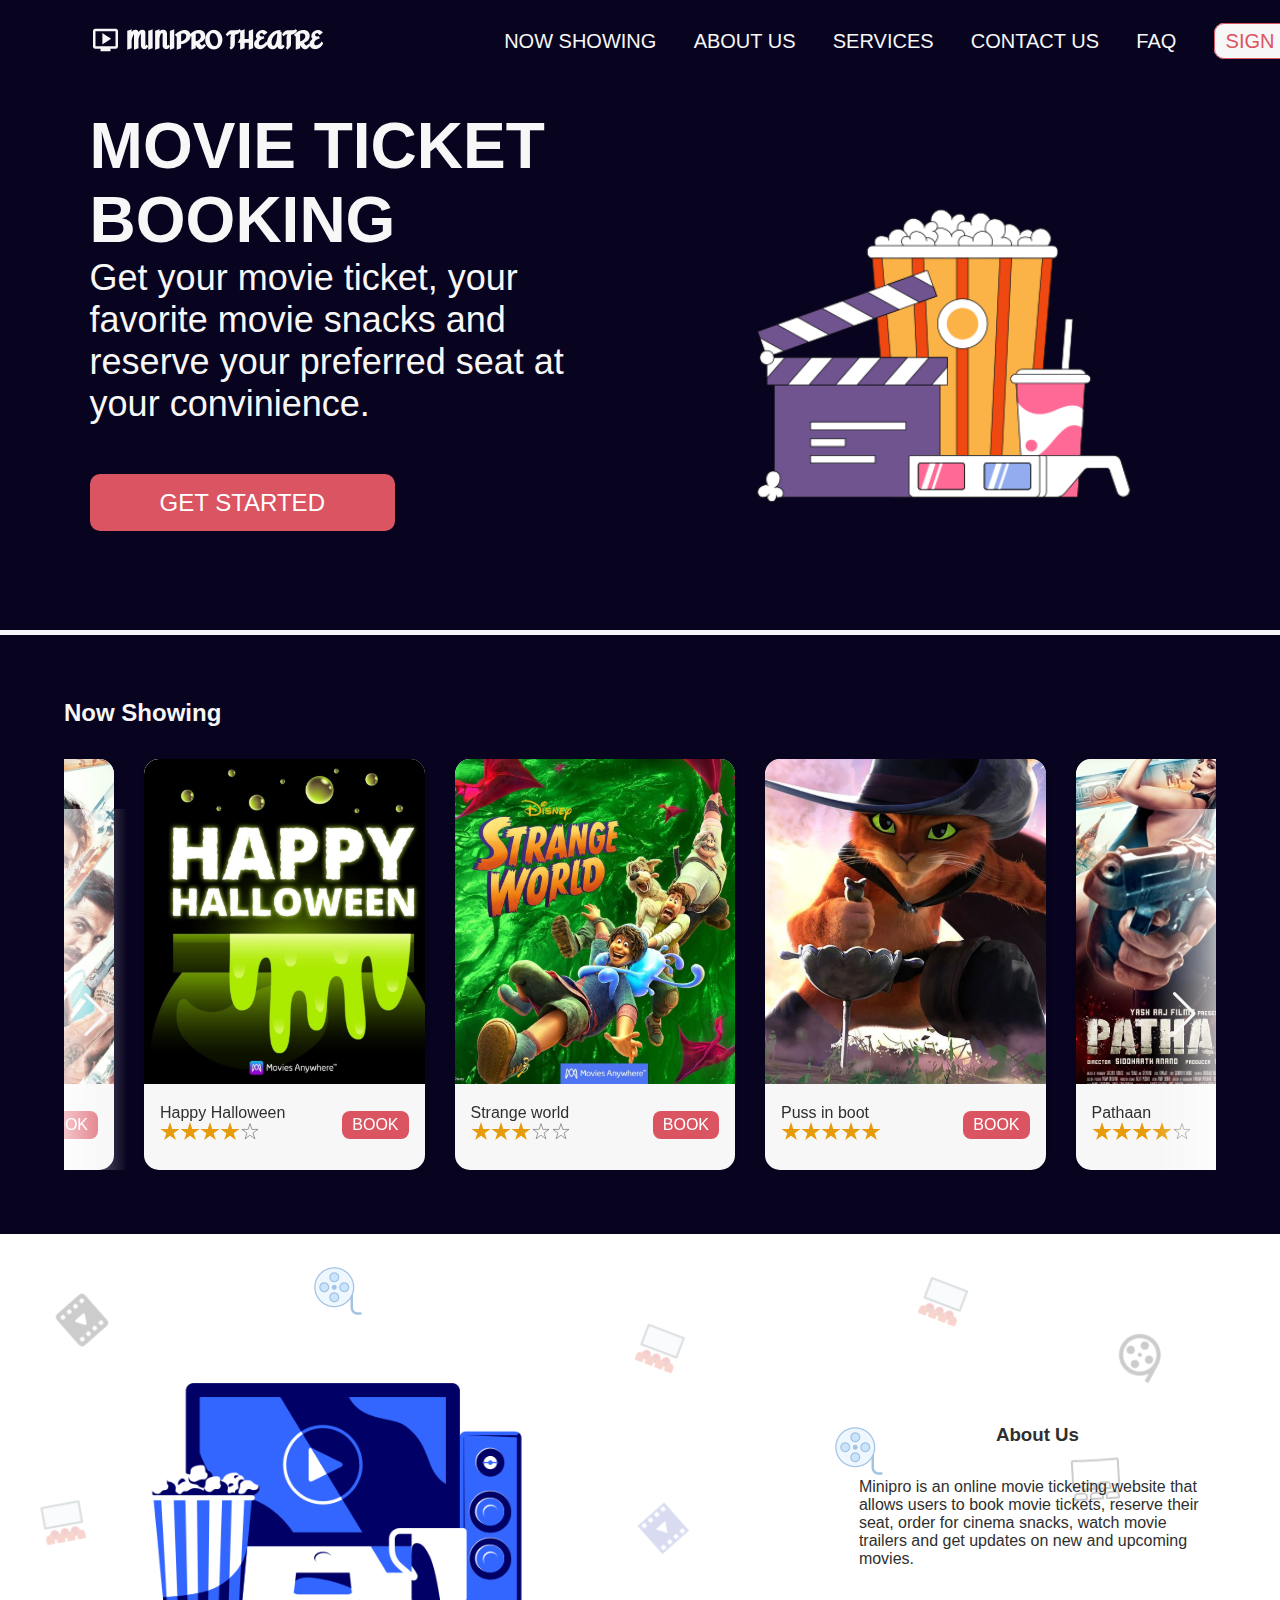
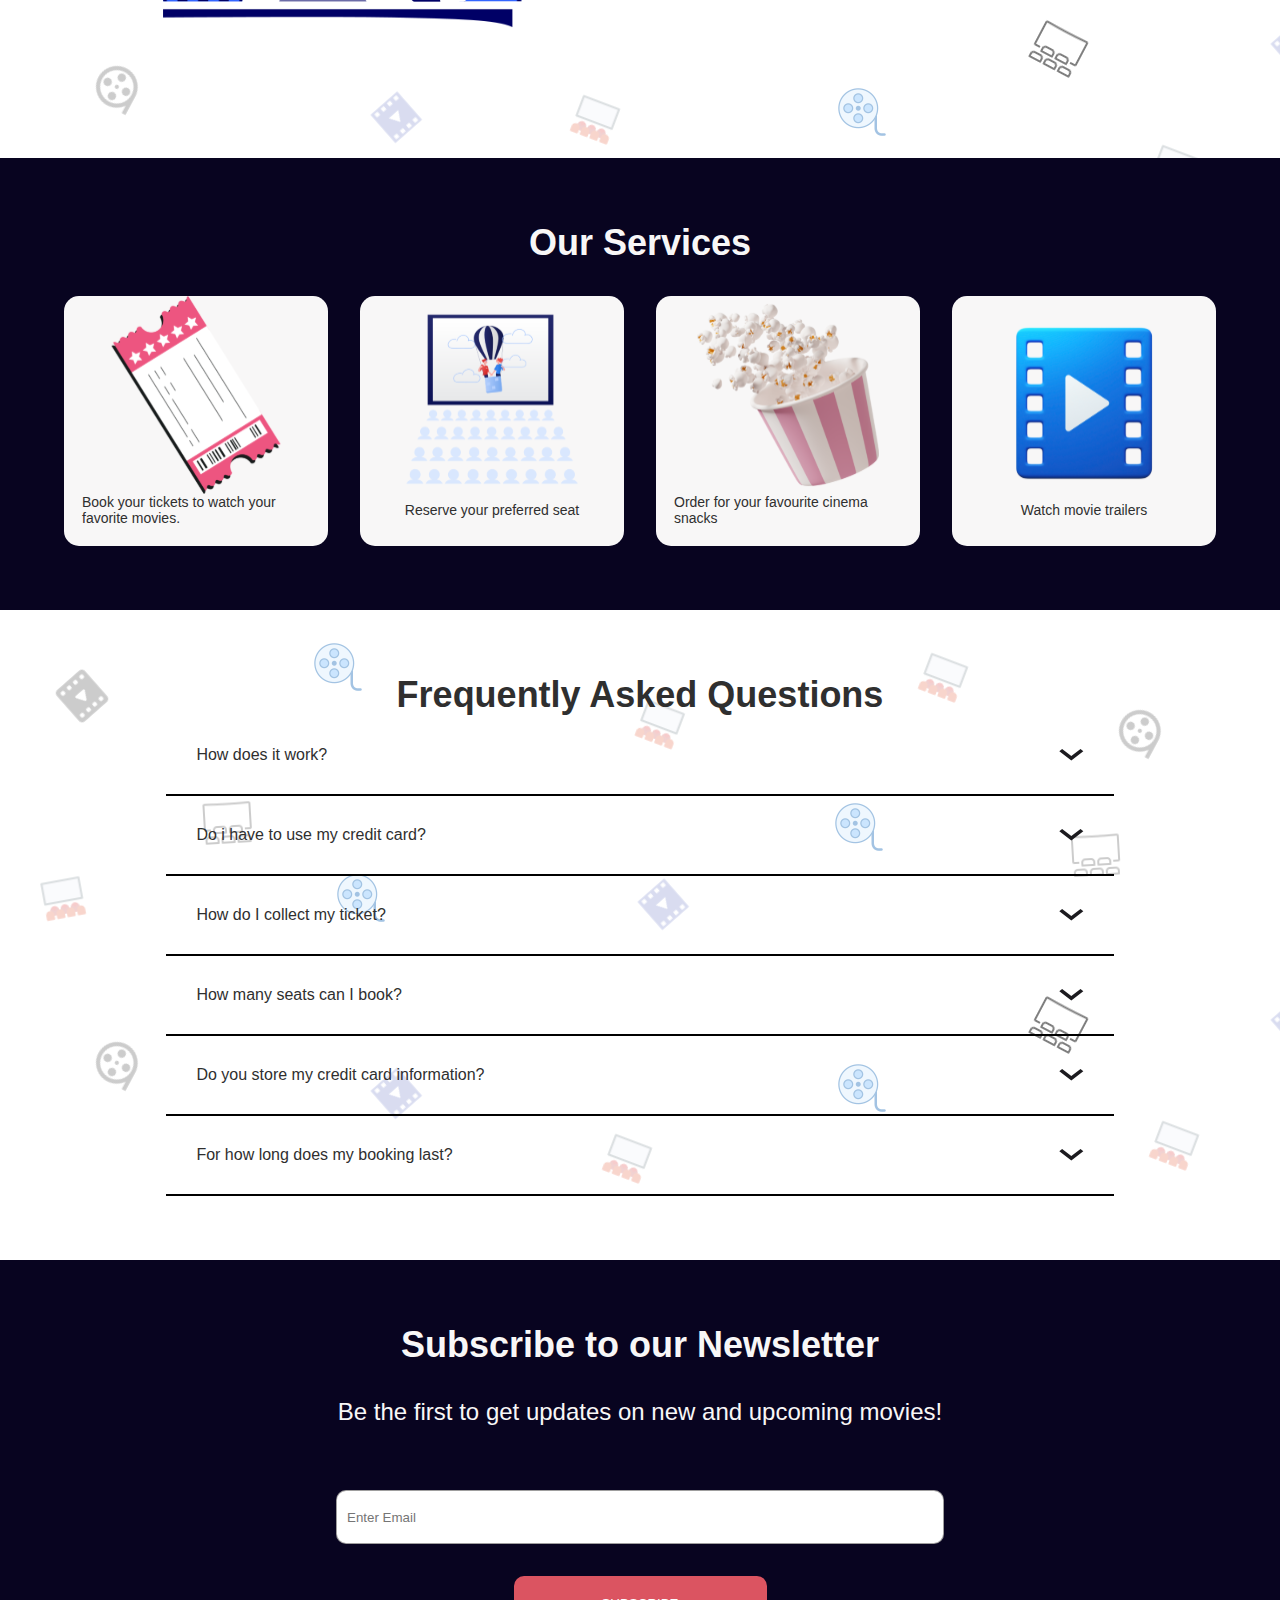
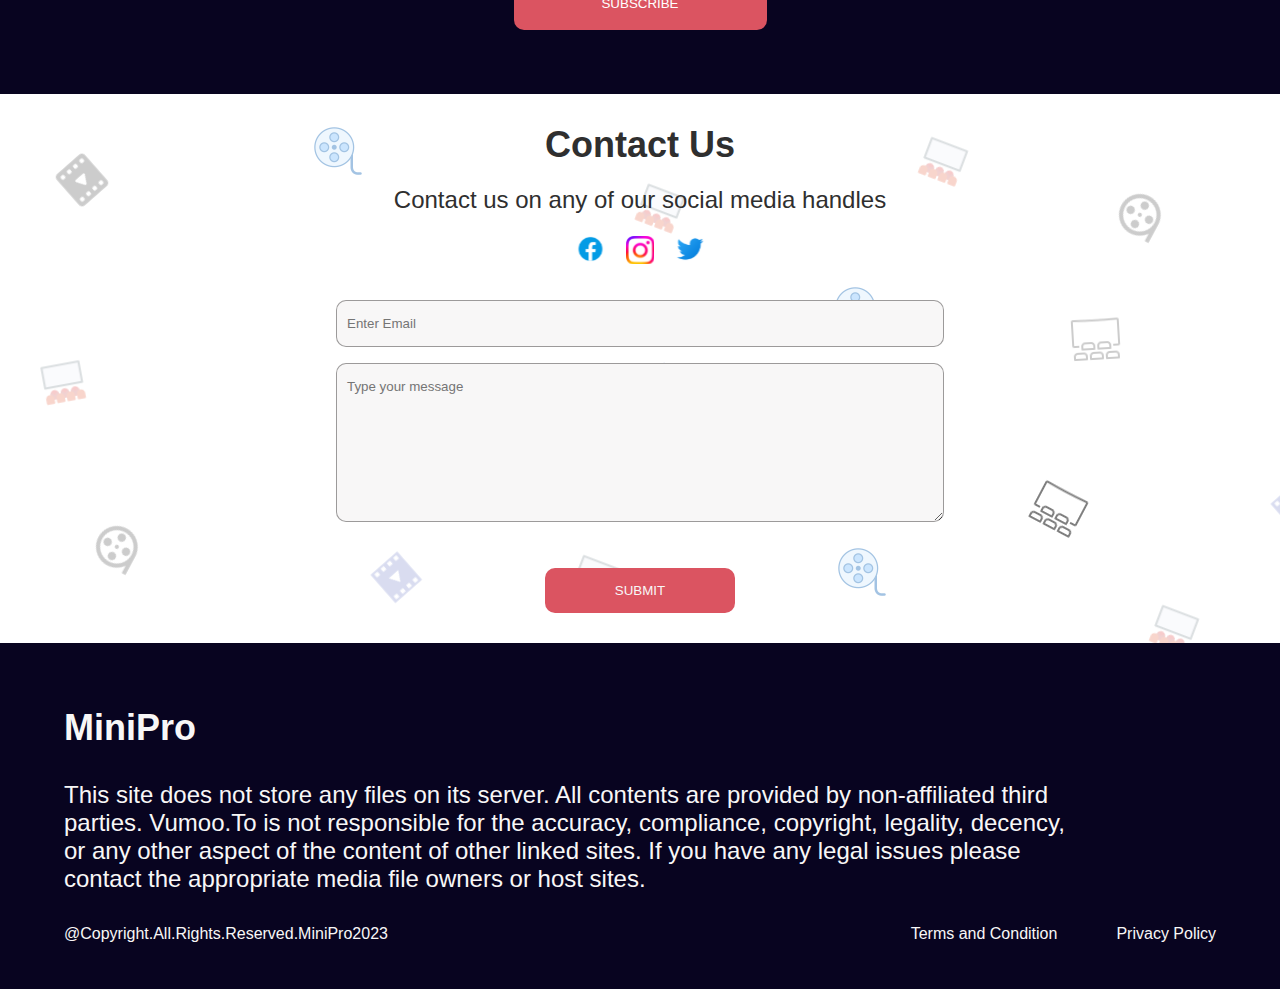
<file: index.html>
<!DOCTYPE html>
<html>
<head>
	<meta charset="utf-8">
	<meta name="viewport" content="width=device-width, initial-scale=1">
	<link rel="icon" type="image/png" sizes="32x32" href="./images/Frames 1.png">
	<link href="https://fonts.cdnfonts.com/css/inter" rel="stylesheet">
	<link rel="stylesheet" href="https://cdnjs.cloudflare.com/ajax/libs/font-awesome/4.7.0/css/font-awesome.min.css">
	<!-- Swiper CSS -->
    <link rel="stylesheet" href="css/swiper-bundle.min.css">
	<link rel="stylesheet" type="text/css" href="css/style.css">
	<title>Minipro Theatre</title>
</head>
<body class="signup_body">
	<header id="section1">
		<div>
			<nav class="signup_nav navbar">
				<li><a href="#section1">
					<img class="nav-branding" src="./images/Frame 1.png"></a>
				</li>
				<ul class="menu nav-menu">
					<li class="nav-item"><a class="menuItem nav-link " href="#section2">NOW SHOWING</a></li>
					<li class="nav-item"><a class="menuItem nav-link" href="#section3">ABOUT US</a></li>
					<li class="nav-item"><a class="menuItem nav-link" href="#section4">SERVICES</a></li>
					<li class="nav-item"><a class="menuItem nav-link" href="#section5">CONTACT US</a></li>
					<li class="nav-item"><a class="menuItem nav-link" href="#section6">FAQ</a></li>
					<li class="nav_button nav-item">
						<a href="signin.html">SIGN IN</a>
					</li>
				</ul>
				<div class="hamburger">
				<span class="bar"></span>
				<span class="bar"></span>
				<span class="bar"></span>
			</div>
			</nav>
		</div>
	</header>
	<header class="index_header">
		<div>
			<section class="header_text">
				<h1>MOVIE TICKET BOOKING</h1>
				<p>Get your movie ticket, your favorite movie snacks and reserve your preferred seat at your convinience.</p>
				<a class="getstarted_button" href="register.html">GET STARTED</a>
			</section>
			<section>
				<img src="./images/Frame 80.svg">
			</section>
		</div>
		
	</header>
	<main>
		<section class="firstmain_section" id="section2">
			<section>
				<h2>Now Showing</h2>
				<div class="container swiper">
      <div class="slide-container">
        <div class="swiper-button-next swiper-navBtn nxt-btn"></div>
        <article class="card-wrapper swiper-wrapper firstmain_flex ">
          <div class="card swiper-slide firstmain_flex_container">
            <div class="">
              <img class="movie_img"  src="./images/cinema tickets (2).svg">
            </div>
            <div class="movie_details">
            	<div>
            		<p>Happy Halloween</p>
            		<img src="./images/Frame 228.svg">
            	</div>
            	<a href="#">BOOK</a>
            </div>
          </div>
          <div class="card swiper-slide firstmain_flex_container">
            <div class="">
              <img class="movie_img" src="./images/cinema tickets.svg">
            </div>
            <div class="movie_details">
            	<div>
            		<p>Strange world</p>
            		<img src="./images/Frame 229.svg">
            	</div>
            	<a href="#">BOOK</a>
            </div>
          </div>
          <div class="card swiper-slide firstmain_flex_container">
            <div class="">
              <img class="movie_img"  src="./images/cinema tickets (1).svg">
            </div>
            <div class="movie_details">
            	<div>
            		<p>Puss in boot</p>
            		<img src="./images/Frame 229 (1).svg">
            	</div>
            	<a href="#">BOOK</a>
            </div>
          </div>
          <div class="card swiper-slide firstmain_flex_container">
            <div class="">
              <img class="movie_img"  src="./images/cinema ticket (1).svg">
            </div>
            <div class="movie_details">
            	<div>
            		<p>Pathaan</p>
            		<img src="./images/Frame 228.svg">
            	</div>
            	<a href="#">BOOK</a>
            </div>
          </div>
        </article>
      </div>
      <div class="swiper-button-prev swiper-navBtn pre-btn"></div>
    </div>
				
			</section>
		</section>
		<section class="secondmain_section" id="section3">
			<article>
				<img class="about_img" src="./images/Cinema at home.svg">
				<div>
					<h3>About Us</h3>
					<p>Minipro is an online movie ticketing website that allows users to book movie tickets, reserve their seat, order for cinema snacks, watch movie trailers and get updates on new and upcoming movies.</p>
				</div>
			</article>
		</section>
		<section class="thirdmain_section" id="section4">
			<article>
				<h4>Our Services</h4>
				<section>
					<div>
						<img src="./images/cinema tickets (4).svg">
						<p>Book your tickets to watch your favorite movies.</p>
					</div>
					<div>
						<img src="./images/Cinema.svg">
						<p>Reserve your preferred seat</p>
					</div>
					<div>
						<img src="./images/popcorn bowl.svg">
						<p>Order for your favourite cinema snacks</p>
					</div>
					<div>
						<img src="./images/cinema (1).svg">
						<p>Watch movie trailers</p>
					</div>
				</section>
			</article>
		</section>
		<section class="fourthmain_section" id="section6">
			<article>
				<h4>Frequently Asked Questions</h4>
				<section class="faqsection">
					<div class="faq">
						<div class="faqQuestions">
							<p>How does it work?</p>
							<img src="./images/expand_more.svg">
						</div>
						<div class="faqAnswers">
							<p>Register to have access to the theatre</p>
						</div>
					</div>
					<div class="faq">
						<div class="faqQuestions">
							<p>Do i have to use my credit card?</p>
							<img src="./images/expand_more.svg">
						</div>
						<div class="faqAnswers">
							<p>Yes in cases where you need to transfer to your wallet</p>
						</div>
					</div>
					<div class="faq">
						<div class="faqQuestions">
							<p>How do I collect my ticket?</p>
							<img src="./images/expand_more.svg">
						</div>
						<div class="faqAnswers">
							<p>You can book it on our website</p>
						</div>
					</div>
					<div class="faq">
						<div class="faqQuestions">
							<p>How many seats can I book?</p>
							<img src="./images/expand_more.svg">
						</div>
						<div class="faqAnswers">
							<p>As many as you want</p>
						</div>
					</div>
					<div class="faq">
						<div class="faqQuestions">
							<p>Do you store my credit card information?</p>
							<img src="./images/expand_more.svg">
						</div>
						<div class="faqAnswers">
							<p>No, we don't</p>
						</div>
					</div>
					<div class="faq">
						<div class="faqQuestions">
							<p>For how long does my booking last?</p>
							<img src="./images/expand_more.svg">
						</div>
						<div class="faqAnswers">
							<p>It is available till you use it</p>
						</div>
					</div>
				</section>
			</article>
		</section>
		<section class="fifthmain_section">
			<h5>Subscribe to our Newsletter</h5>
			<p>Be the first to get updates on new and upcoming movies!</p>
			<div>
				<input type="text" name="email" placeholder="Enter Email">
				<button>SUBSCRIBE</button>
			</div>
		</section>
		<section class="sixthmain_section" id="section5">
			<article>
				<section>
					<h5>Contact Us</h5>
					<p>Contact us on any of our social media handles</p>
					<div>
						<a href="#" class="Facebook">
							<img src="./images/Facebook.svg">
						</a>
						<a href="#" class="Instagram">
							<img src="./images/Instagram.svg">
						</a>
						<a href="#" class="Twitter">
							<img src="./images/Twitter.svg">
						</a>
					</div>
				</section>
				<form class="contactus_form">
					<input type="text" name="email" placeholder="Enter Email">
					<textarea id="message" placeholder="Type your message"></textarea>
					<button>SUBMIT</button>

				</form>
			</article>
		</section>
	</main>
	<footer class="index_footer">
		<section>
			<h6>MiniPro</h6>
			<p>This site does not store any files on its server. All contents are provided by non-affiliated third parties. Vumoo.To is not responsible for the accuracy, compliance, copyright, legality, decency, or any other aspect of the content of other linked sites. If you have any legal issues please contact the appropriate media file owners or host sites.</p>
		</section>
		<div class="footer_div">
			<p>@Copyright.All.Rights.Reserved.MiniPro2023</p>
			<div>
				<p>Terms and Condition</p>
				<p>Privacy Policy</p>
			</div>
		</div>
	</footer>
	<script src="js/swiper-bundle.min.js"></script>
	<script>
		let answers = document.querySelectorAll(".faq");
		answers.forEach((event) => {
			event.addEventListener("click", () => {
				if (event.classList.contains("active")) {
					event.classList.remove("active");
				} else {
					event.classList.add("active");
				}
			});
		});
	</script>
	<script>
		var swiper = new Swiper(".slide-container", {
  slidesPerView: 2,
  spaceBetween: 10,
  sliderPerGroup: 3,
  loop: true,
  centerSlide: "true",
  fade: "true",
  grabCursor: "true",
  pagination: {
    el: ".swiper-pagination",
    clickable: true,
    dynamicBullets: true,
  },
  navigation: {
    nextEl: ".swiper-button-next",
    prevEl: ".swiper-button-prev",
  },

  breakpoints: {
    0: {
      slidesPerView: 1,
    },
    400: {
      slidesPerView: 2,
    },
    768: {
      slidesPerView: 3,
    },
    1000: {
    	slidesPerView: 4,
    },
  },
});

	</script>
	<script>
		const hamburger = document.querySelector('.hamburger');
const navMenu = document.querySelector('.nav-menu');


hamburger.addEventListener('click', () => {
	hamburger.classList.toggle('active');
	navMenu.classList.toggle('active');
})

document.querySelectorAll('.nav-link').forEach(n => n.
addEventListener('click', () => {
	hamburger.classList.remove('active');
	navMenu.classList.remove('active');
}))
	</script>
</body>
</html>
</file>
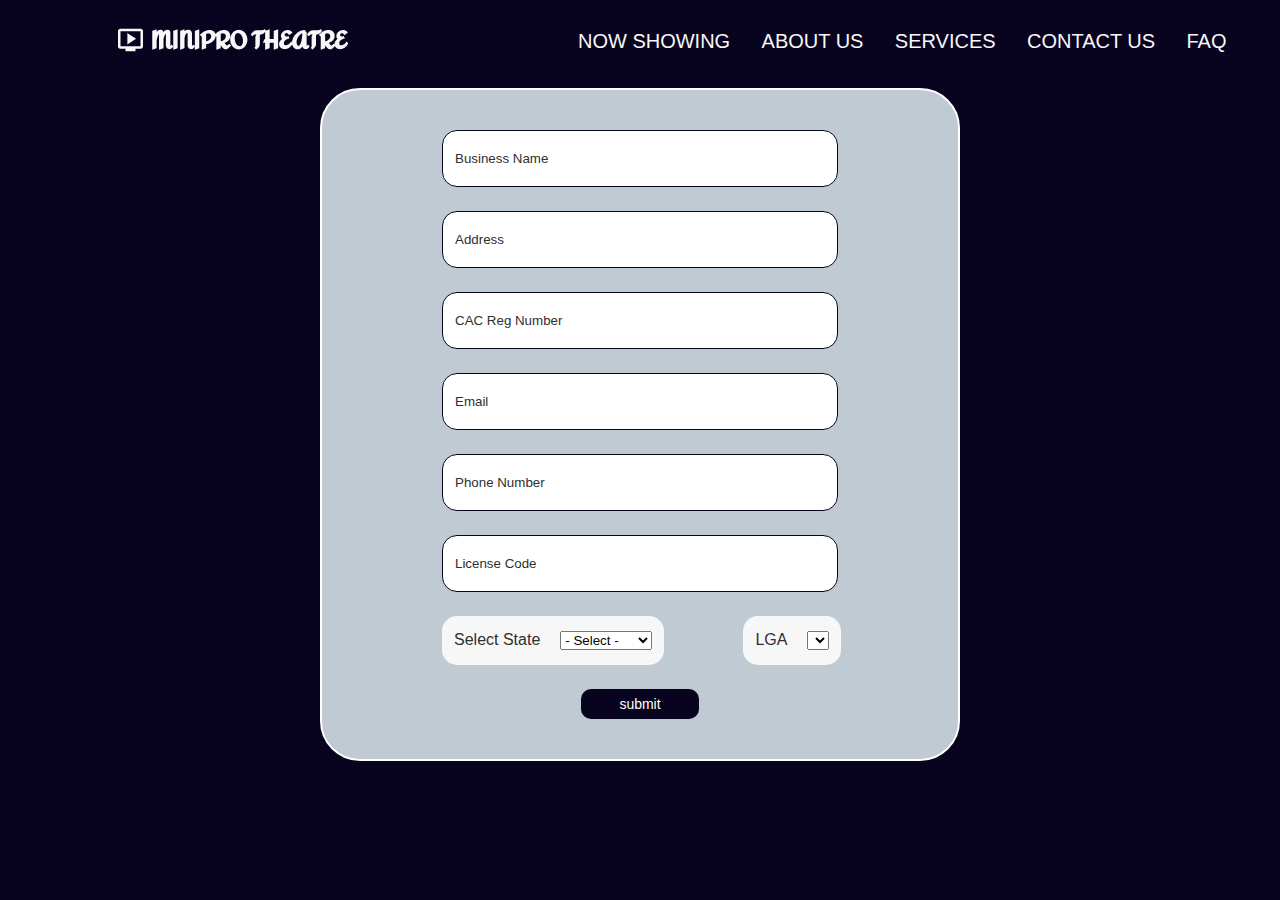
<file: cinemaverification.html>
<!DOCTYPE html>
<html>
<head>
	<meta charset="utf-8">
	<meta name="viewport" content="width=device-width, initial-scale=1">
	<link rel="icon" type="image/png" sizes="32x32" href="./images/Frames 1.png">
	<link href="https://fonts.cdnfonts.com/css/inter" rel="stylesheet">
	<link rel="stylesheet" href="https://cdnjs.cloudflare.com/ajax/libs/font-awesome/4.7.0/css/font-awesome.min.css">
	<link rel="stylesheet" type="text/css" href="css/style.css">
	<title>Minipro Theatre</title>
</head>
<body class="signup_body">
	<header>
		<div>
			<nav class="signup_nav navbar">
				<li><a href="index.html#section1">
					<img class="nav-branding" src="./images/Frame 1.png"></a>
				</li>
				<ul class="menu nav-menu">
					<li class="nav-item"><a class="menuItem nav-link " href="index.html#section2">NOW SHOWING</a></li>
					<li class="nav-item"><a class="menuItem nav-link" href="index.html#section3">ABOUT US</a></li>
					<li class="nav-item"><a class="menuItem nav-link" href="index.html#section4">SERVICES</a></li>
					<li class="nav-item"><a class="menuItem nav-link" href="index.html#section5">CONTACT US</a></li>
					<li class="nav-item"><a class="menuItem nav-link" href="index.html#section6">FAQ</a></li>
				</ul>
				<div class="hamburger">
				<span class="bar"></span>
				<span class="bar"></span>
				<span class="bar"></span>
			</div>
			</nav>
		</div>
	</header>
	<main class="verify_main">
		<form>
			<input type="text" name="name" placeholder="Business Name" required>
			<input type="text" name="contact" placeholder="Address" required>
			<input type="text" name="number" placeholder="CAC Reg Number" required>
			<input type="text" name="email" placeholder="Email" required>
			<input type="text" name="PhoneNumber" placeholder="Phone Number" required>
			<input type="text" name="code" placeholder="License Code" required>
			<div class="location">
				<div>
					<label for="state">Select State</label>
					<select onchange="toggleLGA(this);" name="state" id="state">
						<option value="" selected="selected">- Select -</option>
						<option value="Abia">Abia</option>
						<option value="Adamawa">Adamawa</option>
						<option value="Akwa Ibom">Akwa Ibom</option>
						<option value="Anambra">Anambra</option>
						<option value="Bauchi">Bauchi</option>
						<option value="Bayelsa">Bayelsa</option>
						<option value="Benue">Benue</option>
						<option value="Borno">Borno</option>
						<option value="Cross River">Cross River</option>
						<option value="Delta">Delta</option>
						<option value="Ebonyi">Ebonyi</option>
						<option value="Edo">Edo</option>
						<option value="Ekiti">Ekiti</option>
						<option value="Enugu">Enugu</option>
						<option value="FCT">FCT</option>
						<option value="Gombe">Gombe</option>
						<option value="Imo">Imo</option>
						<option value="Jigawa">Jigawa</option>
						<option value="Kaduna">Kaduna</option>
						<option value="Kano">Kano</option>
						<option value="Kastina">Kastina</option>
						<option value="Kebbi">Kebbi</option>
						<option value="Kogi">Kogi</option>
						<option value="Kwara">Kwara</option>
						<option value="Lagos">Lagos</option>
						<option value="Nasarawa">Nasarawa</option>
						<option value="Niger">Niger</option>
						<option value="Ogun">Ogun</option>
						<option value="Ondo">Ondo</option>
						<option value="Osun">Osun</option>
						<option value="Oyo">Oyo</option>
						<option value="Plateau">Plateau</option>
						<option value="Sokoto">Sokoto</option>
						<option value="Taraba">Taraba</option>
						<option value="Yobe">Yobe</option>
						<option value="Zamfara">Zamfara</option>
					</select>
				</div>
				<div>
					<label for="lga">LGA</label>
					<select name="lga" id="lga" class="form-control select-lga"></select>
				</div>
			</div>

			<button type="submit">submit</button>
		</form>
	</main>
	<script src="https://code.jquery.com/jquery-3.5.1.slim.min.js"
		integrity="sha384-DfXdz2htPH0lsSSs5nCTpuj/zy4C+OGpamoFVy38MVBnE+IbbVYUew+OrCXaRkfj"
		crossorigin="anonymous"></script>
	<script src="https://cdn.jsdelivr.net/npm/popper.js@1.16.0/dist/umd/popper.min.js"
		integrity="sha384-Q6E9RHvbIyZFJoft+2mJbHaEWldlvI9IOYy5n3zV9zzTtmI3UksdQRVvoxMfooAo"
		crossorigin="anonymous"></script>
	<script src="https://stackpath.bootstrapcdn.com/bootstrap/4.5.0/js/bootstrap.min.js"
		integrity="sha384-OgVRvuATP1z7JjHLkuOU7Xw704+h835Lr+6QL9UvYjZE3Ipu6Tp75j7Bh/kR0JKI"
		crossorigin="anonymous"></script>
	<script src="js/lga.min.js"></script>
	<script>
		const hamburger = document.querySelector('.hamburger');
const navMenu = document.querySelector('.nav-menu');


hamburger.addEventListener('click', () => {
	hamburger.classList.toggle('active');
	navMenu.classList.toggle('active');
})

document.querySelectorAll('.nav-link').forEach(n => n.
addEventListener('click', () => {
	hamburger.classList.remove('active');
	navMenu.classList.remove('active');
}))
	</script>
</body>
</html>
</file>
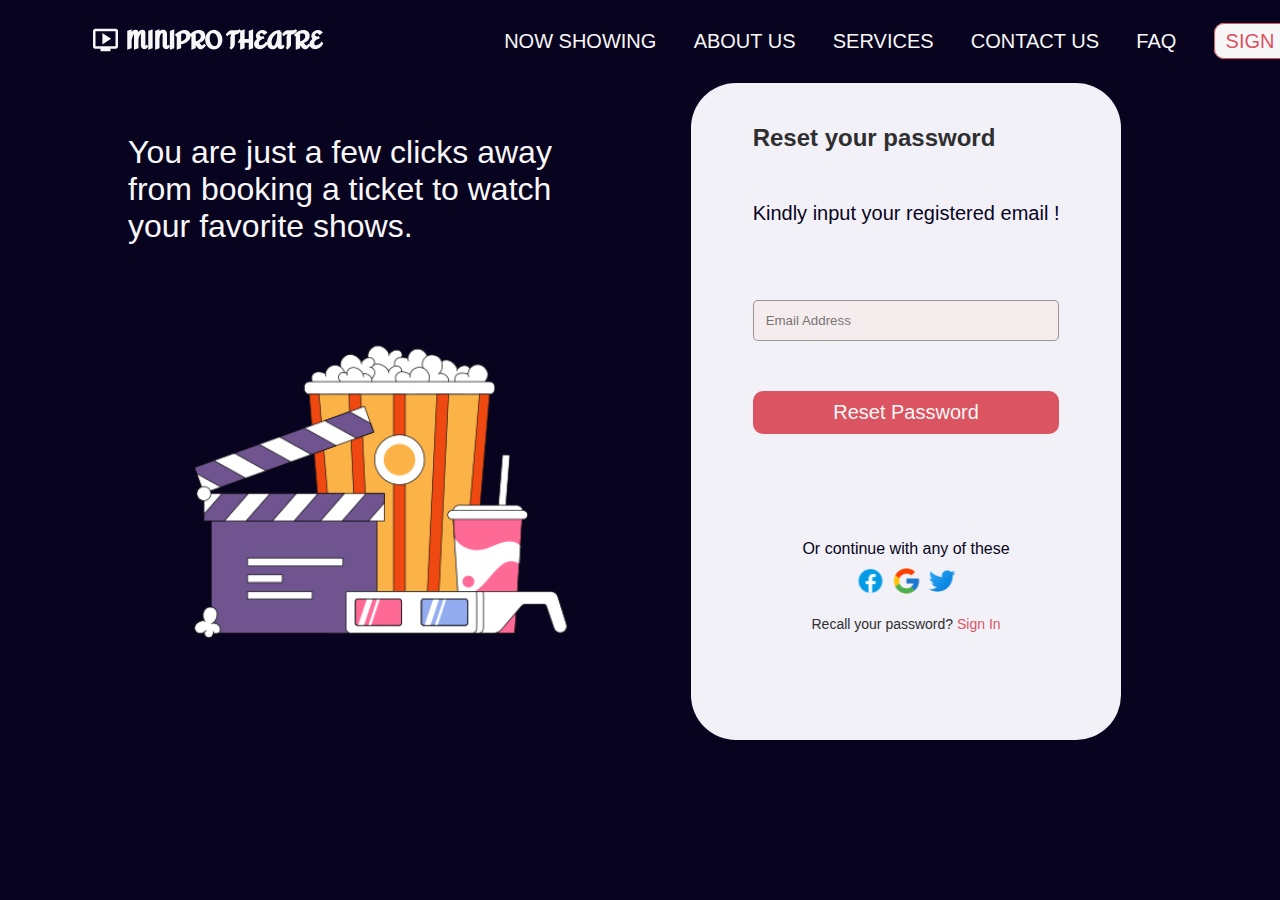
<file: forgotpassword.html>
<!DOCTYPE html>
<html>
<head>
	<meta charset="utf-8">
	<meta name="viewport" content="width=device-width, initial-scale=1">
	<link rel="icon" type="image/png" sizes="32x32" href="./images/Frames 1.png">
	<link href="https://fonts.cdnfonts.com/css/inter" rel="stylesheet">
	<link rel="stylesheet" href="https://cdnjs.cloudflare.com/ajax/libs/font-awesome/4.7.0/css/font-awesome.min.css">
	<link rel="stylesheet" type="text/css" href="css/style.css">
	<title>Minipro Theatre</title>
</head>
<body class="signup_body">
	<header>
		<div>
			<nav class="signup_nav navbar">
				<li><a href="index.html#section1">
					<img class="nav-branding" src="./images/Frame 1.png"></a>
				</li>
				<ul class="menu nav-menu">
					<li class="nav-item"><a class="menuItem nav-link " href="index.html#section2">NOW SHOWING</a></li>
					<li class="nav-item"><a class="menuItem nav-link" href="index.html#section3">ABOUT US</a></li>
					<li class="nav-item"><a class="menuItem nav-link" href="index.html#section4">SERVICES</a></li>
					<li class="nav-item"><a class="menuItem nav-link" href="index.html#section5">CONTACT US</a></li>
					<li class="nav-item"><a class="menuItem nav-link" href="index.html#section6">FAQ</a></li>
					<li class="nav_button nav-item">
						<a href="signin.html">SIGN IN</a>
					</li>
				</ul>
				<div class="hamburger">
				<span class="bar"></span>
				<span class="bar"></span>
				<span class="bar"></span>
			</div>
			</nav>
		</div>
	</header>
	<main class="signin_main">
		<div class="signin_main_left">
			<p>You are just a few clicks away from booking a ticket to watch your favorite shows.</p>
			<img src="./images/Frame 80.svg">
		</div>
		<div class="signin_main_right">
			<form style="gap: 50px;">
				<h1>Reset your password</h1>
				<p id="signinP">Kindly input your registered email !</p>
				<input id="email" type="text" name="email" placeholder="Email Address" required style="background-color: #F5EDED;">
				<button class="loginbutton" type="submit">Reset Password</button>
			</form>
			<div class="signup_socials signin_socials" style="margin-top: 50px;">
				<p>Or continue with any of these</p>
				<div>
					<a href="#" class="Facebook">
						<img src="./images/Facebook.svg">
					</a>
					<a href="#" class="Google">
						<img src="./images/Google.svg">
					</a>
					<a href="#" class="Twitter">
						<img src="./images/Twitter.svg">
					</a>
				</div>
				<p id="signinInstead">Recall your password? <a href="#">Sign In</a></p>
			</div>
		</div>
	</main>
	<script>
		const hamburger = document.querySelector('.hamburger');
const navMenu = document.querySelector('.nav-menu');


hamburger.addEventListener('click', () => {
	hamburger.classList.toggle('active');
	navMenu.classList.toggle('active');
})

document.querySelectorAll('.nav-link').forEach(n => n.
addEventListener('click', () => {
	hamburger.classList.remove('active');
	navMenu.classList.remove('active');
}))
	</script>
</body>
</html>
</file>
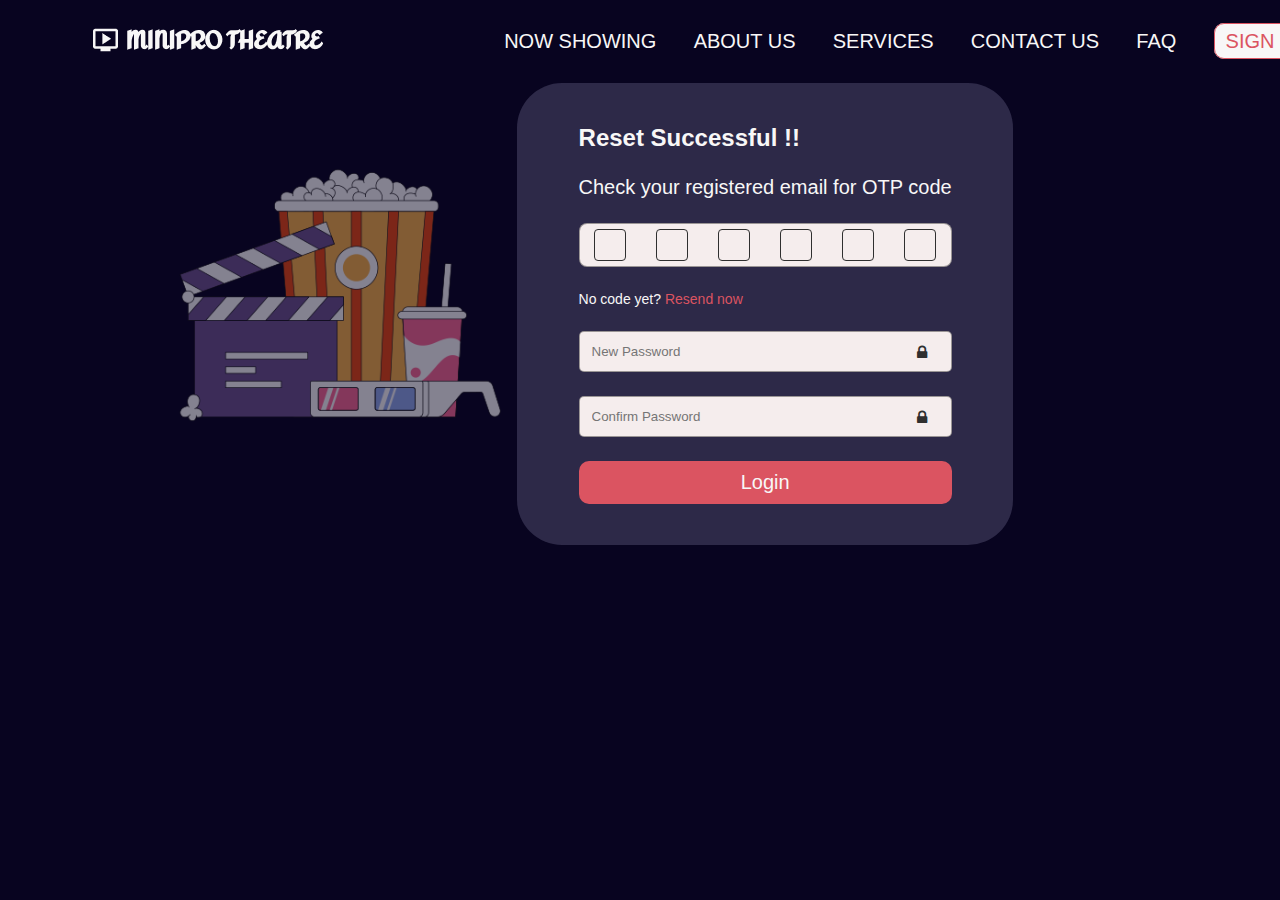
<file: forgotpassword2.html>
<!DOCTYPE html>
<html>
<head>
	<meta charset="utf-8">
	<meta name="viewport" content="width=device-width, initial-scale=1">
	<link rel="icon" type="image/png" sizes="32x32" href="./images/Frames 1.png">
	<link href="https://fonts.cdnfonts.com/css/inter" rel="stylesheet">
	<link rel="stylesheet" href="https://cdnjs.cloudflare.com/ajax/libs/font-awesome/4.7.0/css/font-awesome.min.css">
	<link rel="stylesheet" type="text/css" href="css/style.css">
	<title>Minipro Theatre</title>
</head>
<body class="signup_body">
	<header>
		<div>
			<nav class="signup_nav navbar">
				<li><a href="index.html#section1">
					<img class="nav-branding" src="./images/Frame 1.png"></a>
				</li>
				<ul class="menu nav-menu">
					<li class="nav-item"><a class="menuItem nav-link " href="index.html#section2">NOW SHOWING</a></li>
					<li class="nav-item"><a class="menuItem nav-link" href="index.html#section3">ABOUT US</a></li>
					<li class="nav-item"><a class="menuItem nav-link" href="index.html#section4">SERVICES</a></li>
					<li class="nav-item"><a class="menuItem nav-link" href="index.html#section5">CONTACT US</a></li>
					<li class="nav-item"><a class="menuItem nav-link" href="index.html#section6">FAQ</a></li>
					<li class="nav_button nav-item">
						<a href="signin.html">SIGN IN</a>
					</li>
				</ul>
				<div class="hamburger">
				<span class="bar"></span>
				<span class="bar"></span>
				<span class="bar"></span>
			</div>
			</nav>
		</div>
	</header>
	<main class="signin_main">
		<div class="forgotpassword_left">
			<img src="./images/popcorn.svg">
		</div>
		<div class="signin_main_right forgotpassword_right">
			<form>
				<h1 style="color: #F8F7F7;">Reset Successful !!</h1>
				<p id="signinP" style="color: #F8F7F7;">Check your registered email for OTP code</p>
				<div class="codebox">
					<div class="codebox_div"></div>
					<div class="codebox_div"></div>
					<div class="codebox_div"></div>
					<div class="codebox_div"></div>
					<div class="codebox_div"></div>
					<div class="codebox_div"></div>
				</div>
				<p id="signinInstead" style="color: #F8F7F7;">No code yet? <a href="#">Resend now</a></p>
				<div class="password-field">
					<input id="InputPassword" type="password" class="form-control" name="password" placeholder="New Password" required style="background-color: #F5EDED; width: 100%;">
					<span type="checkbox" class="fa fa-lock field-icon toggle-password" id="toggler"></span>
				</div>
				<div class="password-field">
					<input id="InputPasswordAgain" type="password" class="form-control" name="password" placeholder="Confirm Password" required  style="background-color: #F5EDED; width: 100%;">
					<span type="checkbox" class="fa fa-lock field-icon toggle-password" id="togglerAgain"></span>
				</div>
				<button class="loginbutton" type="submit">Login</button>
			</form>
			</div>
		</div>
	</main>
	<script>
		{
        var password = document.getElementById('InputPassword');
      var toggler = document.getElementById('toggler');

      showHidePassword = () => {
        if (password.type == 'password') {
          password.setAttribute('type', 'text');
          toggler.classList.add('fa-eye-slash');
        } else {
          toggler.classList.remove('fa-eye-slash');
          password.setAttribute('type', 'password');
        }
      };

      toggler.addEventListener('click', showHidePassword);
  }

      var passwords = document.getElementById('InputPasswordAgain');
      var togglers = document.getElementById('togglerAgain');

      showHidePassword = () => {
        if (passwords.type == 'password') {
          passwords.setAttribute('type', 'text');
          togglers.classList.add('fa-eye-slash');
        } else {
          togglers.classList.remove('fa-eye-slash');
          passwords.setAttribute('type', 'password');
        }
      };

      togglers.addEventListener('click', showHidePassword);
	</script>
	<script>
		const hamburger = document.querySelector('.hamburger');
const navMenu = document.querySelector('.nav-menu');


hamburger.addEventListener('click', () => {
	hamburger.classList.toggle('active');
	navMenu.classList.toggle('active');
})

document.querySelectorAll('.nav-link').forEach(n => n.
addEventListener('click', () => {
	hamburger.classList.remove('active');
	navMenu.classList.remove('active');
}))
	</script>
</body>
</html>
</file>
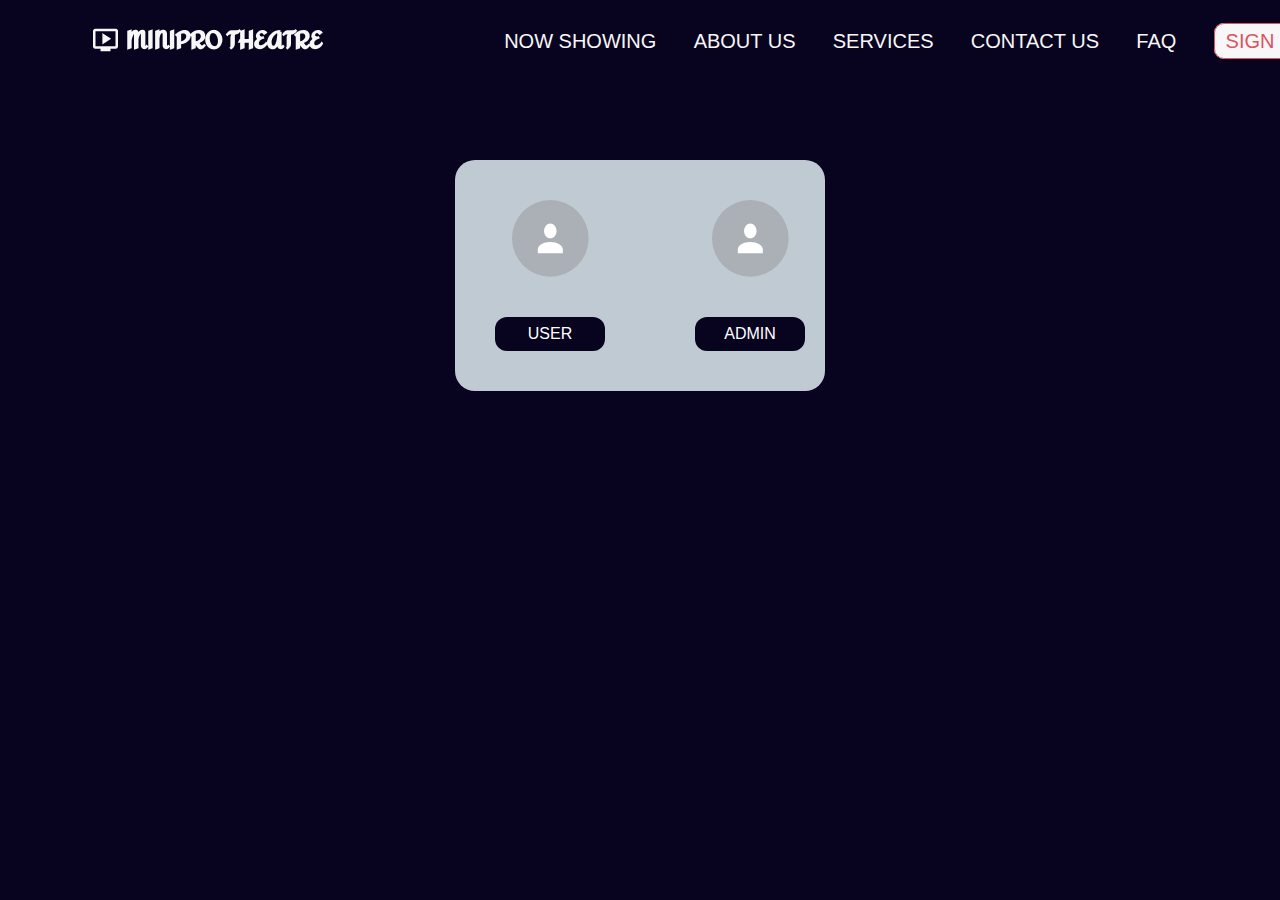
<file: register.html>
<!DOCTYPE html>
<html>
<head>
	<meta charset="utf-8">
	<meta name="viewport" content="width=device-width, initial-scale=1">
	<link rel="icon" type="image/png" sizes="32x32" href="./images/Frames 1.png">
	<link href="https://fonts.cdnfonts.com/css/inter" rel="stylesheet">
	<link rel="stylesheet" href="https://cdnjs.cloudflare.com/ajax/libs/font-awesome/4.7.0/css/font-awesome.min.css">
	<link rel="stylesheet" type="text/css" href="css/style.css">
	<title>Minipro Theatre</title>
</head>
<body class="signup_body">
	<header>
		<div>
			<nav class="signup_nav navbar">
				<li><a href="index.html#section1">
					<img class="nav-branding" src="./images/Frame 1.png"></a>
				</li>
				<ul class="menu nav-menu">
					<li class="nav-item"><a class="menuItem nav-link " href="index.html#section2">NOW SHOWING</a></li>
					<li class="nav-item"><a class="menuItem nav-link" href="index.html#section3">ABOUT US</a></li>
					<li class="nav-item"><a class="menuItem nav-link" href="index.html#section4">SERVICES</a></li>
					<li class="nav-item"><a class="menuItem nav-link" href="index.html#section5">CONTACT US</a></li>
					<li class="nav-item"><a class="menuItem nav-link" href="index.html#section6">FAQ</a></li>
					<li class="nav_button nav-item">
						<a href="signin.html">SIGN IN</a>
					</li>
				</ul>
				<div class="hamburger">
				<span class="bar"></span>
				<span class="bar"></span>
				<span class="bar"></span>
			</div>
			</nav>
		</div>
	</header>
	<main class="register_main">
		<section>
			<img src="./images/Group 54.svg">
			<a href="usersignup.html">USER</a>
		</section>
		<section>
			<img src="./images/Group 54.svg">
			<a href="adminsignup.html">ADMIN</a>
		</section>
	</main>
	<script>
		const hamburger = document.querySelector('.hamburger');
const navMenu = document.querySelector('.nav-menu');


hamburger.addEventListener('click', () => {
	hamburger.classList.toggle('active');
	navMenu.classList.toggle('active');
})

document.querySelectorAll('.nav-link').forEach(n => n.
addEventListener('click', () => {
	hamburger.classList.remove('active');
	navMenu.classList.remove('active');
}))
	</script>
</body>
</html>
</file>
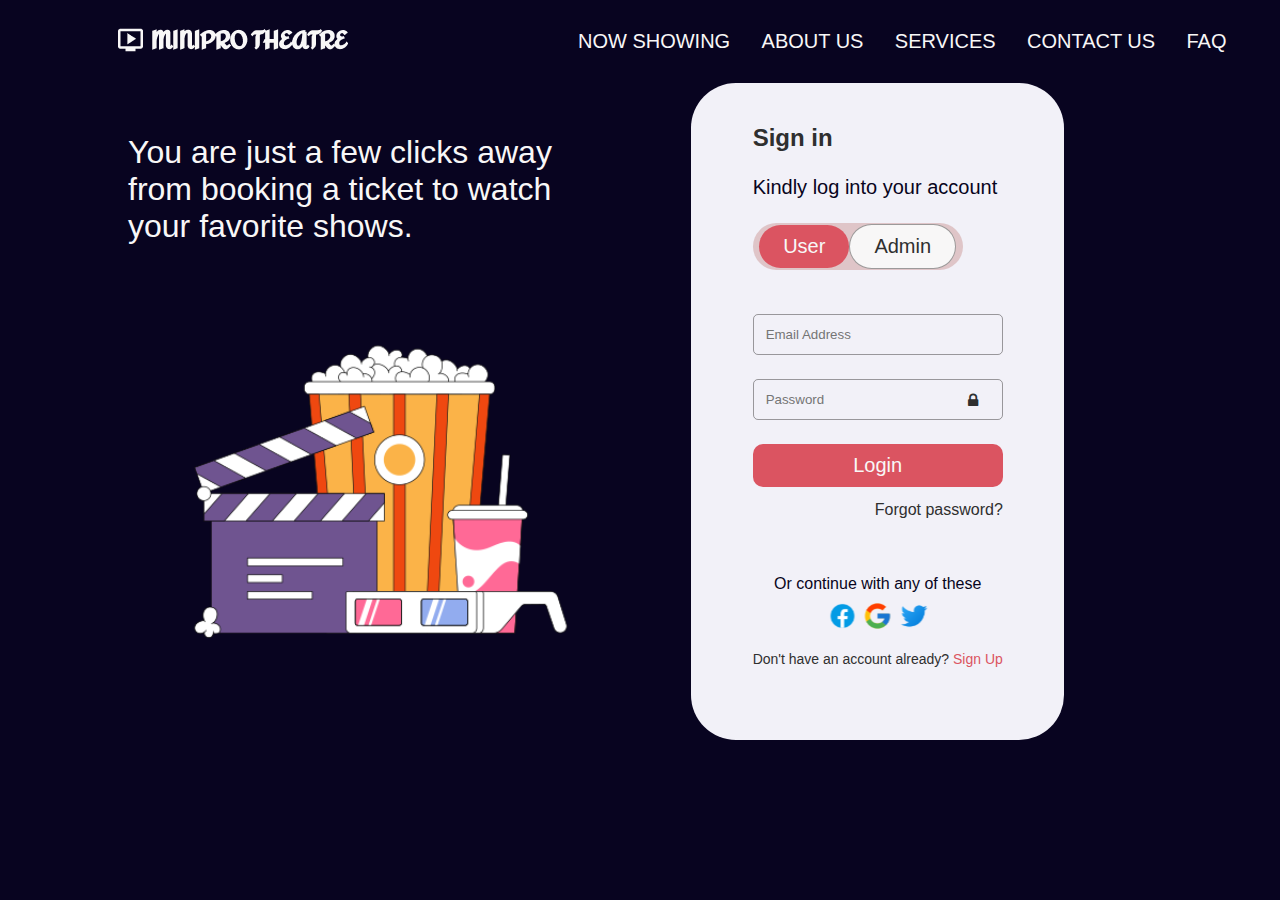
<file: signin.html>
<!DOCTYPE html>
<html>
<head>
	<meta charset="utf-8">
	<meta name="viewport" content="width=device-width, initial-scale=1">
	<link rel="icon" type="image/png" sizes="32x32" href="./images/Frames 1.png">
	<link href="https://fonts.cdnfonts.com/css/inter" rel="stylesheet">
	<link rel="stylesheet" href="https://cdnjs.cloudflare.com/ajax/libs/font-awesome/4.7.0/css/font-awesome.min.css">
	<link rel="stylesheet" type="text/css" href="css/style.css">
	<title>Minipro Theatre</title>
</head>
<body class="signup_body">
	<header>
		<div>
			<nav class="signup_nav navbar">
				<li><a href="index.html#section1">
					<img class="nav-branding" src="./images/Frame 1.png"></a>
				</li>
				<ul class="menu nav-menu">
					<li class="nav-item"><a class="menuItem nav-link " href="index.html#section2">NOW SHOWING</a></li>
					<li class="nav-item"><a class="menuItem nav-link" href="index.html#section3">ABOUT US</a></li>
					<li class="nav-item"><a class="menuItem nav-link" href="index.html#section4">SERVICES</a></li>
					<li class="nav-item"><a class="menuItem nav-link" href="index.html#section5">CONTACT US</a></li>
					<li class="nav-item"><a class="menuItem nav-link" href="index.html#section6">FAQ</a></li>
				</ul>
				<div class="hamburger">
				<span class="bar"></span>
				<span class="bar"></span>
				<span class="bar"></span>
			</div>
			</nav>
		</div>
	</header>
	<main class="signin_main">
		<div class="signin_main_left">
			<p>You are just a few clicks away from booking a ticket to watch your favorite shows.</p>
			<img src="./images/Frame 80.svg">
		</div>
		<div class="signin_main_right">
			<form>
				<h1>Sign in</h1>
				<p id="signinP">Kindly log into your account</p>
				<div class="loginswitch">
					<a href="signin.html" style="background-color: #DB5461; color: #F8F7F7;">User</a>
					<a href="signin2.html" style="background-color: #F8F7F7; border: 1px solid rgba(63, 62, 62, 0.5); color: #2F2F2F;">Admin</a>
				</div>
				<input id="email" type="text" name="email" placeholder="Email Address" required>
				<div class="password-field">
					<input id="InputPassword" type="password" class="form-control" name="password" placeholder="Password" required style="width: 100%;">
					<span type="checkbox" class="fa fa-lock field-icon toggle-password" id="toggler"></span>
				</div>
				<button class="loginbutton" type="submit">Login</button>
				<a style="color: #2F2F2F;" class="forgotPassword" href="forgotpassword.html">Forgot password?</a>
			</form>
			<div class="signup_socials signin_socials">
				<p>Or continue with any of these</p>
				<div>
					<a href="#" class="Facebook">
						<img src="./images/Facebook.svg">
					</a>
					<a href="#" class="Google">
						<img src="./images/Google.svg">
					</a>
					<a href="#" class="Twitter">
						<img src="./images/Twitter.svg">
					</a>
				</div>
				<p id="signinInstead">Don't have an account already? <a href="usersignup.html">Sign Up</a></p>
			</div>
		</div>
	</main>
	<script>
		{
        var password = document.getElementById('InputPassword');
      var toggler = document.getElementById('toggler');

      showHidePassword = () => {
        if (password.type == 'password') {
          password.setAttribute('type', 'text');
          toggler.classList.add('fa-eye-slash');
        } else {
          toggler.classList.remove('fa-eye-slash');
          password.setAttribute('type', 'password');
        }
      };

      toggler.addEventListener('click', showHidePassword);
  }
	</script>
	<script>
		const hamburger = document.querySelector('.hamburger');
const navMenu = document.querySelector('.nav-menu');


hamburger.addEventListener('click', () => {
	hamburger.classList.toggle('active');
	navMenu.classList.toggle('active');
})

document.querySelectorAll('.nav-link').forEach(n => n.
addEventListener('click', () => {
	hamburger.classList.remove('active');
	navMenu.classList.remove('active');
}))
	</script>
</body>
</html>
</file>
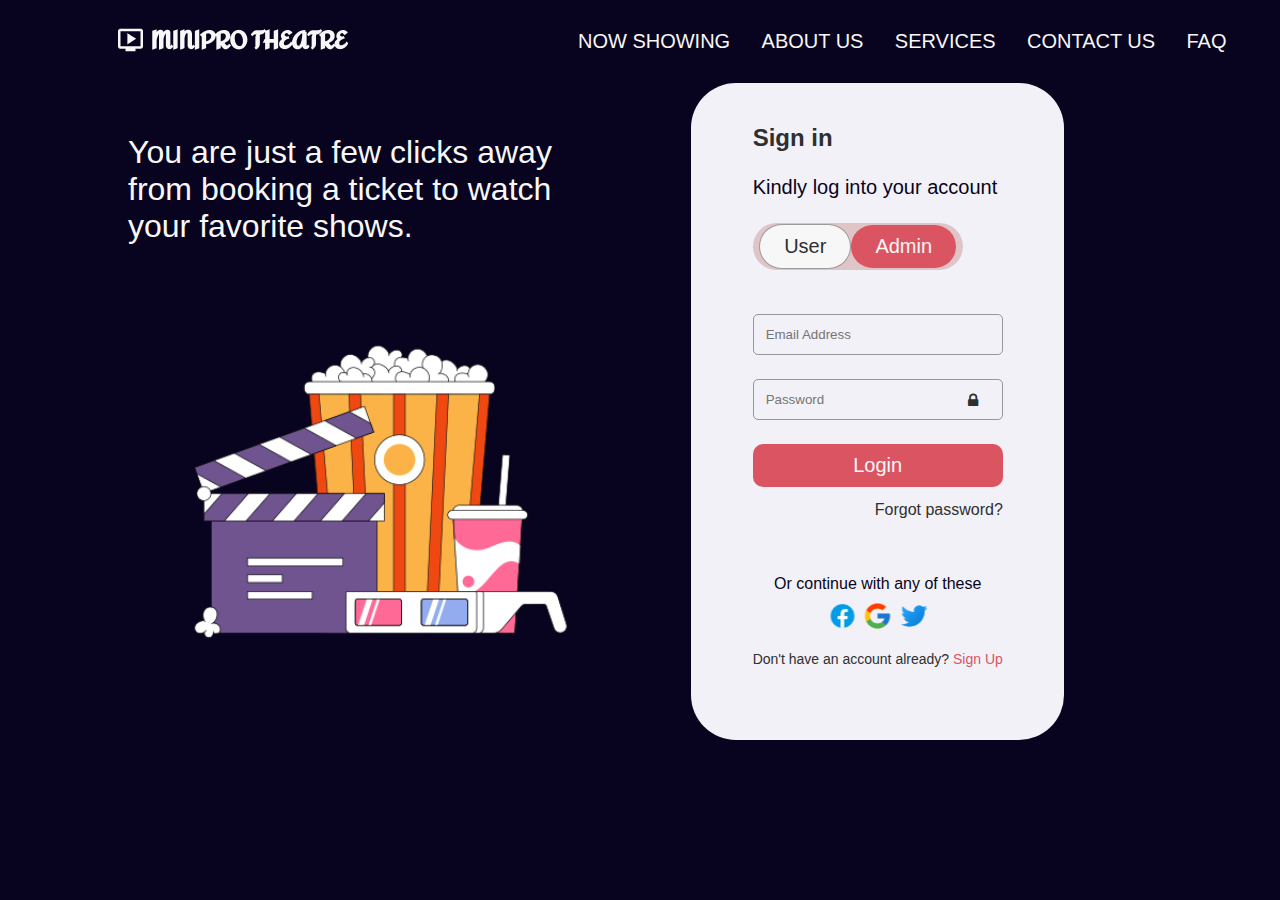
<file: signin2.html>
<!DOCTYPE html>
<html>
<head>
	<meta charset="utf-8">
	<meta name="viewport" content="width=device-width, initial-scale=1">
	<link rel="icon" type="image/png" sizes="32x32" href="./images/Frames 1.png">
	<link href="https://fonts.cdnfonts.com/css/inter" rel="stylesheet">
	<link rel="stylesheet" href="https://cdnjs.cloudflare.com/ajax/libs/font-awesome/4.7.0/css/font-awesome.min.css">
	<link rel="stylesheet" type="text/css" href="css/style.css">
	<title>Minipro Theatre</title>
</head>
<body class="signup_body">
	<header>
		<div>
			<nav class="signup_nav navbar">
				<li><a href="index.html#section1">
					<img class="nav-branding" src="./images/Frame 1.png"></a>
				</li>
				<ul class="menu nav-menu">
					<li class="nav-item"><a class="menuItem nav-link " href="index.html#section2">NOW SHOWING</a></li>
					<li class="nav-item"><a class="menuItem nav-link" href="index.html#section3">ABOUT US</a></li>
					<li class="nav-item"><a class="menuItem nav-link" href="index.html#section4">SERVICES</a></li>
					<li class="nav-item"><a class="menuItem nav-link" href="index.html#section5">CONTACT US</a></li>
					<li class="nav-item"><a class="menuItem nav-link" href="index.html#section6">FAQ</a></li>
				</ul>
				<div class="hamburger">
				<span class="bar"></span>
				<span class="bar"></span>
				<span class="bar"></span>
			</div>
			</nav>
		</div>
	</header>
	<main class="signin_main">
		<div class="signin_main_left">
			<p>You are just a few clicks away from booking a ticket to watch your favorite shows.</p>
			<img src="./images/Frame 80.svg">
		</div>
		<div class="signin_main_right">
			<form>
				<h1>Sign in</h1>
				<p id="signinP">Kindly log into your account</p>
				<div class="loginswitch">
					<a href="signin.html" style="background-color: #F8F7F7; border: 1px solid rgba(63, 62, 62, 0.5); color: #2F2F2F;">User</a>
					<a href="signin2.html" style="background-color: #DB5461; color: #F8F7F7;">Admin</a>
				</div>
				<input id="email" type="text" name="email" placeholder="Email Address" required>
				<div class="password-field">
					<input id="InputPassword" type="password" class="form-control" name="password" placeholder="Password" required style="width: 100%;">
					<span type="checkbox" class="fa fa-lock field-icon toggle-password" id="toggler"></span>
				</div>
				<button class="loginbutton" type="submit">Login</button>
				<a style="color: #2F2F2F;" class="forgotPassword" href="forgotpassword.html">Forgot password?</a>
			</form>
			<div class="signup_socials signin_socials">
				<p>Or continue with any of these</p>
				<div>
					<a href="#" class="Facebook">
						<img src="./images/Facebook.svg">
					</a>
					<a href="#" class="Google">
						<img src="./images/Google.svg">
					</a>
					<a href="#" class="Twitter">
						<img src="./images/Twitter.svg">
					</a>
				</div>
				<p id="signinInstead">Don't have an account already? <a href="adminsignup.html">Sign Up</a></p>
			</div>
		</div>
	</main>
	<script>
		{
        var password = document.getElementById('InputPassword');
      var toggler = document.getElementById('toggler');

      showHidePassword = () => {
        if (password.type == 'password') {
          password.setAttribute('type', 'text');
          toggler.classList.add('fa-eye-slash');
        } else {
          toggler.classList.remove('fa-eye-slash');
          password.setAttribute('type', 'password');
        }
      };

      toggler.addEventListener('click', showHidePassword);
  }
	</script>
	<script>
		const hamburger = document.querySelector('.hamburger');
const navMenu = document.querySelector('.nav-menu');


hamburger.addEventListener('click', () => {
	hamburger.classList.toggle('active');
	navMenu.classList.toggle('active');
})

document.querySelectorAll('.nav-link').forEach(n => n.
addEventListener('click', () => {
	hamburger.classList.remove('active');
	navMenu.classList.remove('active');
}))
	</script>
</body>
</html>
</file>
<file: css/style.css>
*{
	list-style: none;
	box-sizing: border-box;
	margin: 0;
	padding: 0;
	text-decoration: none;
	font-family: 'Inter', sans-serif;
}

.signup_body {
	background-color: #080420;
	color: #F8F7F7;
}

.signup_nav{
	display: flex;
	flex-direction: row;
	justify-content: space-around;
	align-items: center;
	padding-top: 2%;
	padding-right: 5%;	
	margin-left: 3px;
}

.signup_nav img {
}

.signup_nav ul{
	display: flex;
	flex-direction: row;
	justify-content: space-evenly;
	gap: 6%;
	white-space: nowrap;
}

.menuItem {
	color: #F8F7F7;
	font-size: 20px;
}

.hamburger {
	display: none;
	cursor: pointer;
}

.bar {
	display: block;
	width: 25px;
	height: 3px;
	margin: 5px auto;
	-webkit-transition: all 0.3s ease-in-out;
	transition: all 0.3s ease-in-out;
	background-color: white;
}

.signup_main {
	color: #F8F7F7;
	background-image: url("./images/User Signup.svg");
	background-repeat: no-repeat;
	background-position: center;
	background-size: cover;
	text-align: center;
	margin-top: 50px;
	margin-left: auto;
	margin-right: auto;
	width: 40%;
	border-radius: 40px;
	border: 2px solid #FFFCFC;
	padding-left: 120px;
	padding-right: 120px;
	padding-top: 40px;
	padding-bottom: 40px;
}

.signup_main form {
	display: flex;
	flex-direction: column;
	gap: 24px;

}

.signup_main h1 {
	font-size: 24px;
	margin-bottom: 30px;
}

.loginswitch {
	background-color: rgba(212, 174, 174, 0.65);
	border-radius: 60px;
	display: flex;
	flex-direction: row;
	align-items: center;
	justify-content: center;
	width: 210px;
	padding: 1px;
}

.loginswitch a {
	border-radius: 60px;
	font-size: 20px;
	padding: 10px 24px;
}

.signup_main form input {
	background-color: transparent;
	border-radius: 15px;
	border: 1px solid #FFFFFF;
	padding: 20px 12px;

}

.signup_main form input::placeholder {
	color: #F8F7F7;
}

.signup_main form button {
	background-color: #1A0E61;
	border-radius: 10px;
	padding: 15px;
	color: #FFFFFF;
	border: none;
	font-size: 20px;
	width: 50%;
	align-self: center;

}

/* Sign in page */

.signin_main {
	margin-left: 10%;
	margin-right: 10%;
	margin-top: 2%;
	display: flex;
	flex-direction: row;
	gap: 10%;
}

.signin_main_left {
	padding-top: 5%;
	width: 45%;
	font-size: 32px;
}


.signin_main_right {
	background-color: #F2F1F8;
	border-radius: 45px;
	color: #2F2F2F;
	padding-right: 6%;
	padding-top: 4%;
	padding-bottom: 4%;
	padding-left: 6%;
}

.signin_main_right form {
	display: flex;
	flex-direction: column;
	gap: 24px;
}

.signin_main_right form h1 {
	font-size: 24px;
}

.signin_main_right form input {
	border-radius: 5px;
	border: 0.7px solid rgba(63, 62, 62, 0.5);
	padding: 12px 12px;
	background-color: transparent;
}

.signin_main_right form a {
	color: #B30606;
}

.loginbutton {
	background-color: #DB5461;
	border-radius: 10px;
	padding: 10px 80px;
	color: #F8F7F7;
	border: none;
	font-size: 20px;
}


.signup_socials {
	text-align: center;
	gap: 16px;
	font-size: 16px;
	color: #080420;
}

.signup_socials p {
	margin-top: 16px;
}

.signup_socials div {
	margin-top: 8px;
}

#signinInstead {
	color: #2F2F2F;
	font-size: 14px;
}

#signinInstead a {
	color: #DB5461;
}

#InputPassword{
	width: 90%;

}

#InputPasswordAgain {
	width: 90%;
}


.field-icon {
  float: right;
  margin-right: 25px;
  margin-top: -28px;
  position: relative;
  z-index: 2;
  cursor: pointer;
}
#signinP {
	color: #080420;
	font-size: 20px;
}

#email {
	margin-top: 8%;
}


.forgotPassword {
	text-align: right;
	margin-top: -10px;
	font-size: 16px;
	color: #2F2F2F;
}

.signin_socials {
	padding-top: 40px;
}

/* Resistration selection page */

.register_main {
	margin-top: 8%;
	margin-left: auto;
	margin-right: auto;
	background-color: #BFCAD2;
	display: flex;
	flex-direction: row;
	width: 370px;
	border-radius: 20px;
	padding: 40px;
	gap: 90px;
}

.register_main img {
	width: 70%;
}

.register_main section {
	display: flex;
	flex-direction: column;
	gap: 40px;
	align-items: center;
}

.register_main a {
	background-color: #080420;
	border-radius: 12px;
	border: none;
	padding: 8px;
	width: 110px;
	color: #FFFFFF;
	text-align: center;
}

/*Cinema verification*/

.verify_main {
	color: #F8F7F7;
	background-color: #BFCAD2;
	text-align: center;
	margin-top: 30px;
	margin-left: auto;
	margin-right: auto;
	margin-bottom: 40px;
	width: 50%;
	border-radius: 40px;
	border: 2px solid #FFFCFC;
	padding-left: 120px;
	padding-right: 120px;
	padding-top: 40px;
	padding-bottom: 40px;
}

.verify_main form {
	display: flex;
	flex-direction: column;
	gap: 24px;

}

.verify_main form input {
	border-radius: 15px;
	border: 1px solid #080420;
	padding: 20px 12px;

}

.verify_main form input::placeholder {
	color: #2F2F2F;
}

.verify_main form button {
	background-color: #080420;
	border-radius: 10px;
	padding: 7px 9px;
	color: #FFFFFF;
	border: none;
	font-size: 14px;
	width: 30%;
	align-self: center;

}

.location {
	display: flex;
	flex-direction: row;
	gap: 20%;
}

.location div {
	background-color: #F8F7F7;
	border: 1px solid 080420;
	border-radius: 15px;
	padding: 15px 12px;
	align-items: space-between;
	gap: 20px;
	color: #2F2F2F;
	display: flex;
	flex-direction: row;
	white-space: nowrap;
}


/* forgot password 2 */
.forgotpassword_left{
	width: 28%;
	height: auto;
}

.forgotpassword_right {
	background-color: rgba(82, 78, 111, 0.5);
}

.codebox {
	background-color: #F5EDED;
	border: 1px solid rgba(63, 62, 62, 0.5);
	border-radius: 8px;
	gap: 30px;
	padding: 5px;
	display: flex;
	flex-direction: row;
	align-items: center;
	justify-content: center;
}

.codebox_div {
	border: 1px solid #2F2F2F;
	box-sizing: border-box;
	border-radius: 4px;
	width: 32px;
	height: 32px;

}

/* landing page */
.nav_button a {
	background-color: #F8F7F7;
	border: 1px solid #DB5461;
	border-radius: 10px;
	padding: 6px 11px;
	color: #DB5461;
	font-size: 20px;
	cursor: pointer;
}

.nav_button a:hover {
	background-color: #DB5461;
	border: none;
	color: #F8F7F7;
}

.index_header {
	margin-bottom: 22px;
}

.index_header div{
	display: flex;
	flex-direction: row;
	margin-left: 7%;
	margin-right: 7%;
	margin-top: 4%;
	gap: 8%;
	margin-bottom: 30px;
}

.index_header h1 {
	font-size: 64px;
}

.index_header p {
	font-size: 36px;
	margin-bottom: 64px;
}

.getstarted_button {
	background-color: #DB5461;
	border-radius: 10px;
	padding: 15px 70px;
	font-size: 24px;
	color: #FFFFFF;
	cursor: pointer;
	white-space: nowrap;
}

.getstarted_button:hover {
	background-color: #FFFFFF;
	color: #DB5461;
}

.firstmain_section {
	border-top: 5px solid #F8F7F7;
	margin-bottom: 50px;

}

.firstmain_section section {
	margin: 64px;
}

.firstmain_section h2 {
	margin-bottom: 32px;
}

.firstmain_flex {
	display: flex;
	flex-direction: row;
	gap: 20px;
}

.firstmain_flex_container {
	background-color: #F8F7F7;
	box-shadow: 0px 0px 4px rgba(0, 0, 0, 0.25);
	border-radius: 15px;
	width: 304px;
	height: 411px;
	overflow: hidden;
}

.movie_img {
	border-top-left-radius: 15px;
	border-top-right-radius: 15px;
	width: 299px;
	height: auto;
}

.movie_details {
	margin: 16px;
	color: #2F2F2F;
	display: flex;
	flex-direction: row;
	justify-content: space-between;
}

.movie_details a {
	background-color: #DB5461;
	border-radius: 8px;
	padding: 5px 10px;
	color: #FFFFFF;
	align-self: center;
	cursor: pointer;
}

.movie_details a:hover {
	background-color: #FFFFFF;
	color: #DB5461;
	border: 1px solid #DB5461;
}

.secondmain_section {
	background-image: url('.././images/About us.svg');
}

.secondmain_section article {
	padding: 5%;
	color: #2F2F2F;
	display: flex;
	flex-direction: row;
	align-items: center;
	justify-content: space-between;
}

.secondmain_section article div {
	width: 31%;
}
.secondmain_section h3 {
	text-align: center;
	margin-bottom: 32px;
}

.thirdmain_section article{
	margin: 64px;
}

.thirdmain_section h4 {
	font-size: 36px;
	text-align: center;
	color: #F8F7F7;
	margin-bottom: 32px;
}

.thirdmain_section section {
	display: flex;
	flex-direction: row;
	gap: 32px;
}

.thirdmain_section div {
	background-color: #F8F7F7;
	box-shadow: 0px 5px 20px -72px rgba(0, 0, 0, 0.25);
	border-radius: 15px;
	color: #2F2F2F;
	display: flex;
	flex-direction: column;
	align-items: center;
	justify-content: center;
	padding-right: 18px;
	padding-left: 18px;
	padding-bottom: 20px;
	overflow: hidden;
}

.thirdmain_section div:hover {
	transition: 0.7s ease;
	width: 35%;
}

.thirdmain_section img {
	width: 80%;
}

.thirdmain_section p {
	font-size: 14px;
}

.thirdmain_section img:hover {
	
}

.fourthmain_section {
	background-image: url('.././images/faq.svg');
}

.fourthmain_section article {
	color: #2F2F2F;
	margin: 64px;
	padding-left: 8%;
	padding-right: 8%;
	padding-top: 64px;
	padding-bottom: 64px;

}

.fourthmain_section h4 {
	font-size: 36px;
	text-align: center;
}

.faqQuestions {
	display: flex;
	flex-direction: row;
	justify-content: space-between;
	align-items: center;
	padding: 30px;
}

.faq {
	border-bottom: 2px solid #000000;
}

.faq:hover {
	cursor: pointer;
}

.faqAnswers {
	display: none;
}

.faq.active .faqAnswers {
	display: block;
}

.fifthmain_section {
	margin: 64px;
	text-align: center;
}

.fifthmain_section h5 {
	font-size: 36px;
	margin-bottom: 32px;
}

.fifthmain_section p {
	font-size: 24px;
	margin-bottom: 64px;
}

.fifthmain_section div {
	display: flex;
	flex-direction: column;
}

.fifthmain_section input {
	border-radius: 10px;
	border: 1px solid rgba(63, 62, 62, 0.5);
	padding: 15px 10px;
	width: 608px;
	height: 54px;
	align-self: center;
	margin-bottom: 32px;
}

.fifthmain_section button {
	background-color: #DB5461;
	border-radius: 10px;
	border: none;
	padding: 15px 70px;
	color: #FFFFFF;
	width: 253px;
	height: 54px;
	align-self: center;
	cursor: pointer;
}

.Instagram img{
	width: 28px;
	height: auto;
	margin-left: 16px;
	margin-right: 16px;
}

.sixthmain_section {
	background-image: url('.././images/contact us.svg');
}

.sixthmain_section article {
	margin: 64px;
	color: #2F2F2F;
	display: flex;
	flex-direction: column;
	justify-content: center;
	align-items: center;
	gap: 32px;
	padding-top: 30px;
	padding-bottom: 30px;
}

.sixthmain_section article section {
	display: flex;
	flex-direction: column;
	align-items: center;
	justify-content: center;
	gap: 20px;
}

.sixthmain_section h5 {
	font-size: 36px;
}

.sixthmain_section p {
	font-size: 24px;
}

.contactus_form {
	display: flex;
	flex-direction: column;
	align-items: center;
	justify-content: center;
	gap: 16px;
}

.contactus_form input {
	border: 1px solid rgba(63, 62, 62, 0.5);
	border-radius: 10px;
	background-color: #F8F7F7;
	padding: 15px 10px;
	width: 608px;
}

#message {
	background-color: #F8F7F7;
	border-radius: 10px;
	border: 1px solid rgba(63, 62, 62, 0.5);
	padding: 15px 10px;
	width: 608px;
	height: 159px;
	
}

.contactus_form button {
	background-color: #DB5461;
	border-radius: 10px;
	padding: 15px 70px;
	color: #F8F7F7;
	border: none;
	margin-top: 30px;
	cursor: pointer;
}

.index_footer {
	margin-left: 64px;
	margin-right: 64px;
}

.index_footer section {
	margin-right: 12%;
	margin-bottom: 32px;
}

.index_footer h6 {
	font-size: 36px;
	margin-bottom: 32px;
}

.index_footer section p {
	font-size: 24px;
}

.footer_div {
	display: flex;
	flex-direction: row;
	justify-content: space-between;
	margin-bottom: 46px;
}

.footer_div div {
	display: flex;
	flex-direction: row;
	gap: 59px;
	white-space: nowrap;
}
/* index carousel */


.pre-btn,
.nxt-btn {
  border: none;
  width: 5vw;
  height: 100%;
  position: absolute;
  top: 8vh;
  display: flex;
  justify-content: center;
  align-items: center;
  background: linear-gradient(90deg, rgba(255, 255, 255, 0) 0%, #fff 150%);
  cursor: pointer;
  z-index: 8;
  color: #F8F7F7;
}

.pre-btn {
  left: 0;
  transform: rotate(180deg);
}

.nxt-btn {
  right: 0;
}

.pre-btn img,
.nxt-btn img {
  opacity: 0.2;
}

.pre-btn:hover img,
.nxt-btn:hover img {
  opacity: 1;
}

/* DAshboard */
.dashboard_body {
	background-color: #080420;
}





/* for the hamburger menu */

@media(max-width: 1116px) {
	.hamburger{
		display: block;
	}

	.hamburger.active .bar:nth-child(2){
		opacity: 0;
	}

	.hamburger.active .bar:nth-child(1) {
		transform: translateY(8px) rotate(45deg);
	}

	.hamburger.active .bar:nth-child(3){
		transform: translateY(-8px) rotate(-45deg);
	}

	.nav-menu {
		position: fixed;
		left: -100%;
		top: 50px;
		gap: 0;
		flex-direction: column;
		background-color: #1A0E61;
		width: 100%;
		text-align: center;
		transition: 0.3s;
	}

	.nav-item {
		margin: 8px 0px;
	}

	.nav-menu.active {
		left: 0;
	}
	.signup_nav ul{
	display: flex;
	flex-direction: column;
	justify-content: space-evenly;
	gap: 6%;
	white-space: nowrap;
}
}

/* index responsiveness */

@media(max-width: 950px) {
.index_header div{
	margin-left: 4%;
	margin-right: 4%;
}

.header_text {
	text-align: center;
}

.index_header img {
	display: none;
}

.index_header h1 {
	font-size: 38px;
}

.index_header p {
	font-size: 28px;
}

.getstarted_button {
	padding: 15px 50px;
	font-size: 18px;
}


.footer_div div {
	gap: 20px;
}

.secondmain_section img {
	width: 50%;
	height: auto;
}

}


@media(max-width: 700px) {
	.secondmain_section img {
		display: none;
	}

	.secondmain_section article div {
	width: 100%;
}

.footer_div {
	flex-direction: column;
	gap: 30px;
}

.sixthmain_section h5 {
	font-size: 28px;
}

.sixthmain_section p {
	font-size: 20px;
}

.contactus_form input {
	width: 408px;
}

#message {
	width: 408px;
}

.fifthmain_section h5 {
	font-size: 32px;
}

.fifthmain_section p {
	font-size: 20px;
}

.fifthmain_section input {
	width: 408px;
}

.fifthmain_section button {
	width: 200px;
}

.thirdmain_section article{
	margin: 64px;
}

.thirdmain_section h4 {
	font-size: 36px;
	text-align: center;
	color: #F8F7F7;
	margin-bottom: 32px;
}

.thirdmain_section section {
	display: flex;
	flex-direction: column;
	gap: 32px;
}

.thirdmain_section div {
	background-color: #F8F7F7;
	box-shadow: 0px 5px 20px -72px rgba(0, 0, 0, 0.25);
	border-radius: 15px;
	color: #2F2F2F;
	display: flex;
	flex-direction: column;
	align-items: center;
	justify-content: center;
	padding-right: 18px;
	padding-left: 18px;
	padding-bottom: 20px;
	overflow: hidden;
	width: 350px;
	margin-left: auto;
	margin-right: auto;
}

.thirdmain_section div:hover {
	width: 100%;
	transition: none;
}

.thirdmain_section img {
	width: 140px;
	height: auto;
}

.firstmain_flex_container {
	width:220px;
	height: 320px;
}

.movie_img {
	width: 210px;
	height: auto;
}

.movie_details {
	margin: 10px;
	color: #2F2F2F;
	display: flex;
	flex-direction: row;
	justify-content: space-between;
}

.movie_details a {
	font-size: 12px;
}

.movie_details p {
	font-size: 14px;
}

}

@media(max-width: 440px) {
	.firstmain_flex_container {
	width:150px;
	height: auto;
}

.movie_img {
	width: 150px;
	height: auto;
}

.movie_details {
	margin: 10px;
	flex-direction: column;
}

.thirdmain_section h4 {
	font-size: 28px;
}

.thirdmain_section div {
	width: auto;
	height: auto;
}

.thirdmain_section img {
	width: 50%;
	height: auto;
}

.fourthmain_section h4 {
	font-size: 24px;
}

.fifthmain_section h5, .sixthmain_section p {
	font-size: 28px;
}

.fifthmain_section p, .sixthmain_section p {
	font-size: 16px;
}

.fifthmain_section input {
	width: 340px;
}

.contactus_form input {
	width: 310px;
}

#message {
	width: 310px;
}

.index_footer {
	margin-left: 24px;
	margin-right: 64px;
}

.index_footer section {
	margin-right: 2%;
	margin-bottom: 32px;
}

.index_footer h6 {
	font-size: 28px;
	margin-bottom: 32px;
}

.index_footer section p {
	font-size: 18px;
}

.footer_div p {
	font-size: 14px;
}

}

/* end index responsiveness */
</file>
